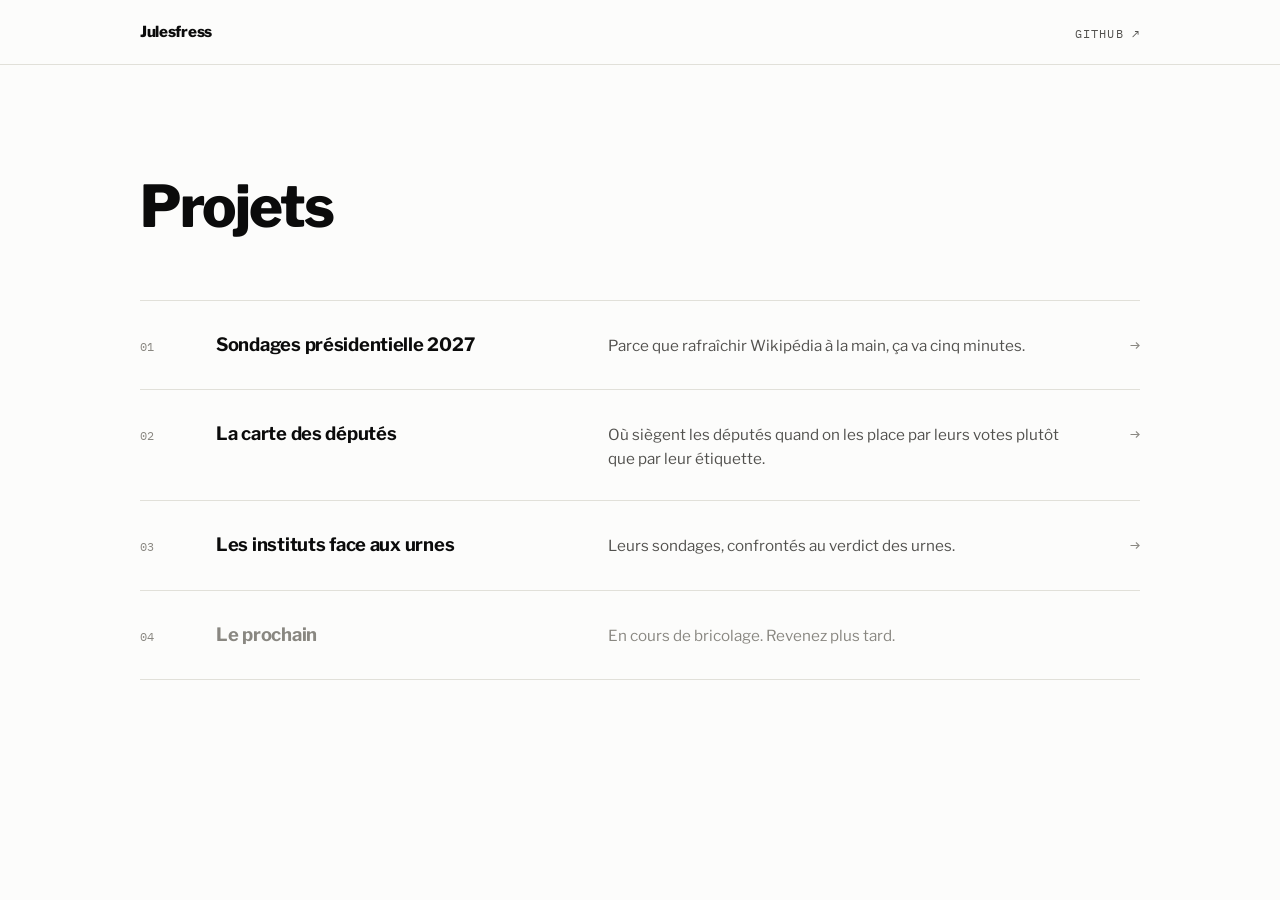
<file: index.html>
<!DOCTYPE html>
<html lang="fr">
<head>
  <meta charset="utf-8">
  <meta name="viewport" content="width=device-width, initial-scale=1">
  <title>Jules</title>
  <link rel="icon" href="data:image/svg+xml,<svg xmlns=%22http://www.w3.org/2000/svg%22 viewBox=%220 0 100 100%22><text y=%22.9em%22 font-size=%2290%22>👋</text></svg>">
  <link rel="preconnect" href="https://fonts.googleapis.com">
  <link rel="preconnect" href="https://fonts.gstatic.com" crossorigin>
  <link href="https://fonts.googleapis.com/css2?family=Libre+Franklin:wght@400;700;800&family=IBM+Plex+Mono:wght@400;500&display=swap" rel="stylesheet">
  <link rel="stylesheet" href="assets/css/style.css">
</head>
<body>
  <header class="bar">
    <div class="shell">
      <a class="mark" href="./">Julesfress</a>
      <nav>
        <a href="https://github.com/Julesfress" target="_blank" rel="noopener">GitHub ↗</a>
      </nav>
    </div>
  </header>

  <main class="shell">
    <div class="head">
      <h1>Projets</h1>
    </div>

    <ol class="list">
      <li class="item">
        <a class="row" href="Sondpres/">
          <span class="n">01</span>
          <span class="t">Sondages présidentielle 2027</span>
          <span class="d">Parce que rafraîchir Wikipédia à la main, ça va cinq minutes.</span>
          <span class="go" aria-hidden="true">→</span>
        </a>
      </li>

      <li class="item">
        <a class="row" href="Hemicycle/">
          <span class="n">02</span>
          <span class="t">La carte des députés</span>
          <span class="d">Où siègent les députés quand on les place par leurs votes plutôt que par leur étiquette.</span>
          <span class="go" aria-hidden="true">→</span>
        </a>
      </li>

      <li class="item">
        <a class="row" href="Instituts/">
          <span class="n">03</span>
          <span class="t">Les instituts face aux urnes</span>
          <span class="d">Leurs sondages, confrontés au verdict des urnes.</span>
          <span class="go" aria-hidden="true">→</span>
        </a>
      </li>

      <li class="item item--off">
        <div class="row">
          <span class="n">04</span>
          <span class="t">Le prochain</span>
          <span class="d">En cours de bricolage. Revenez plus tard.</span>
          <span></span>
        </div>
      </li>
    </ol>
  </main>
</body>
</html>
</file>
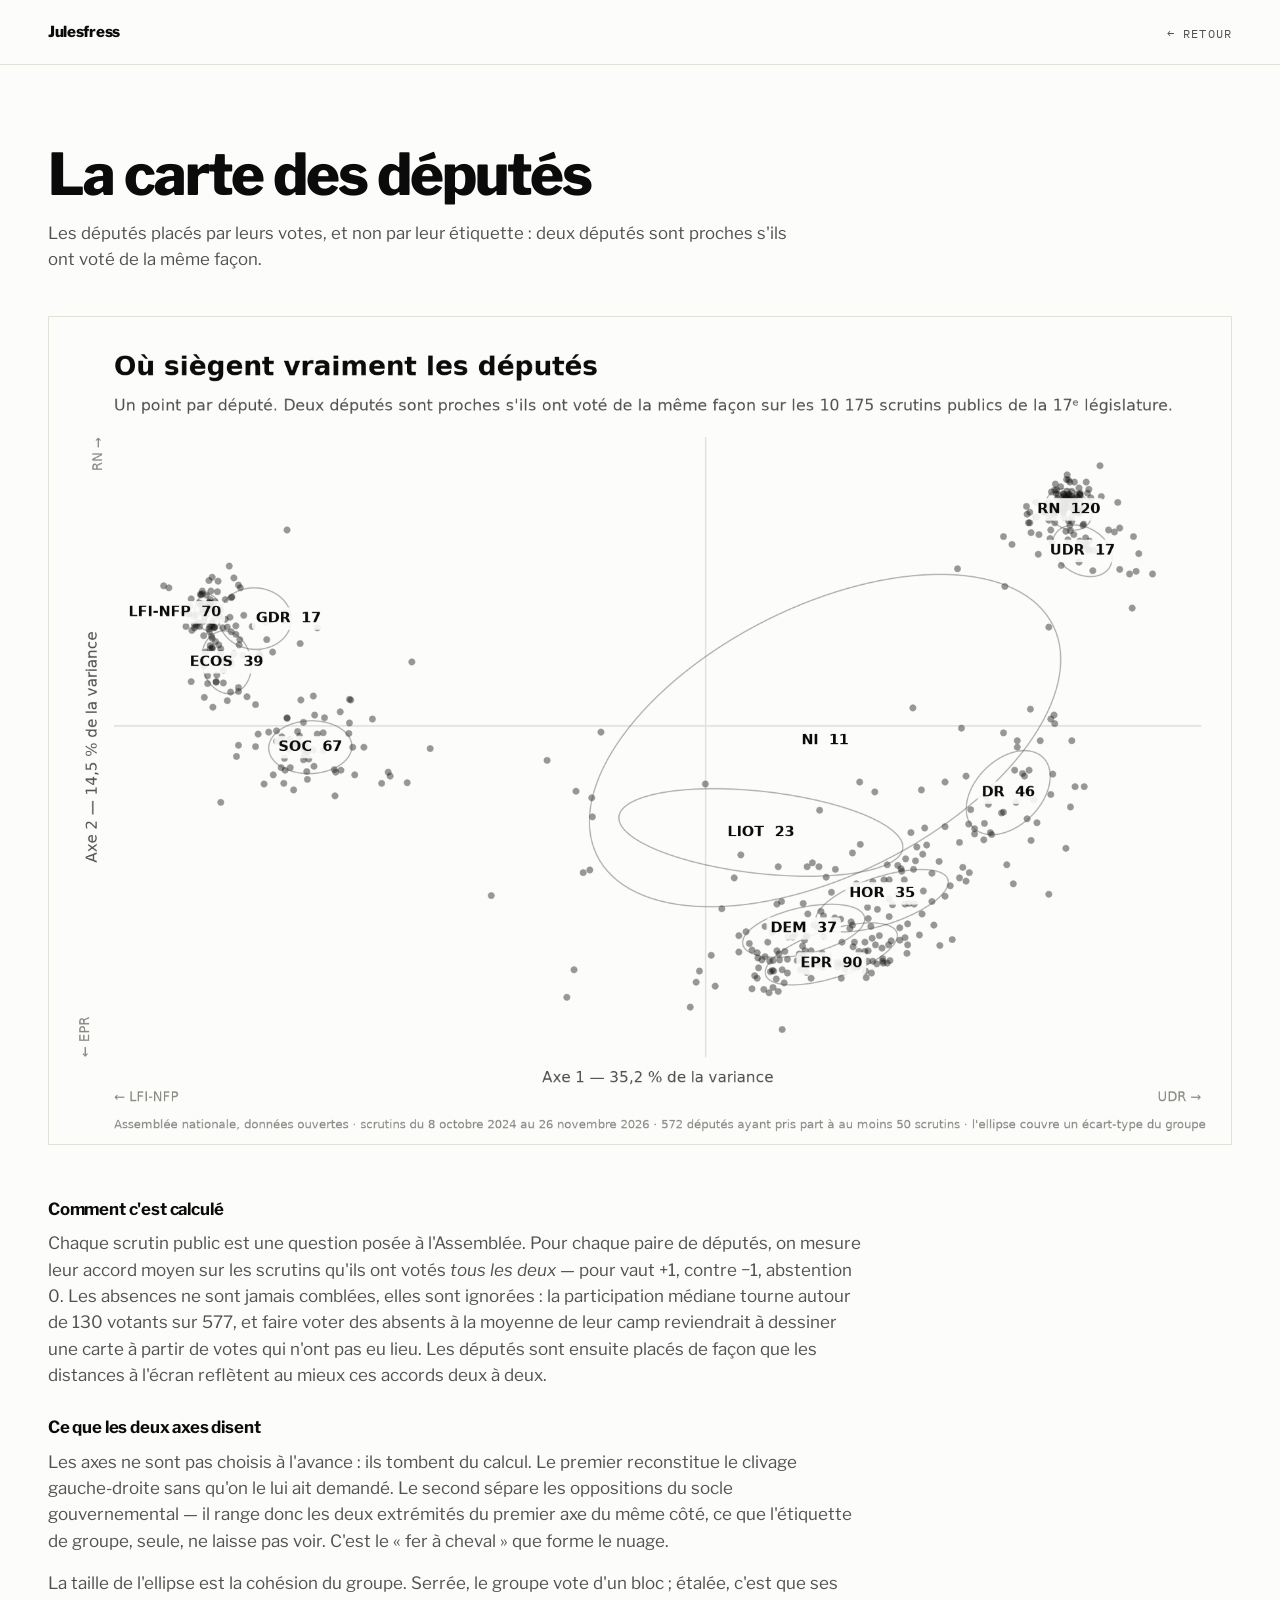
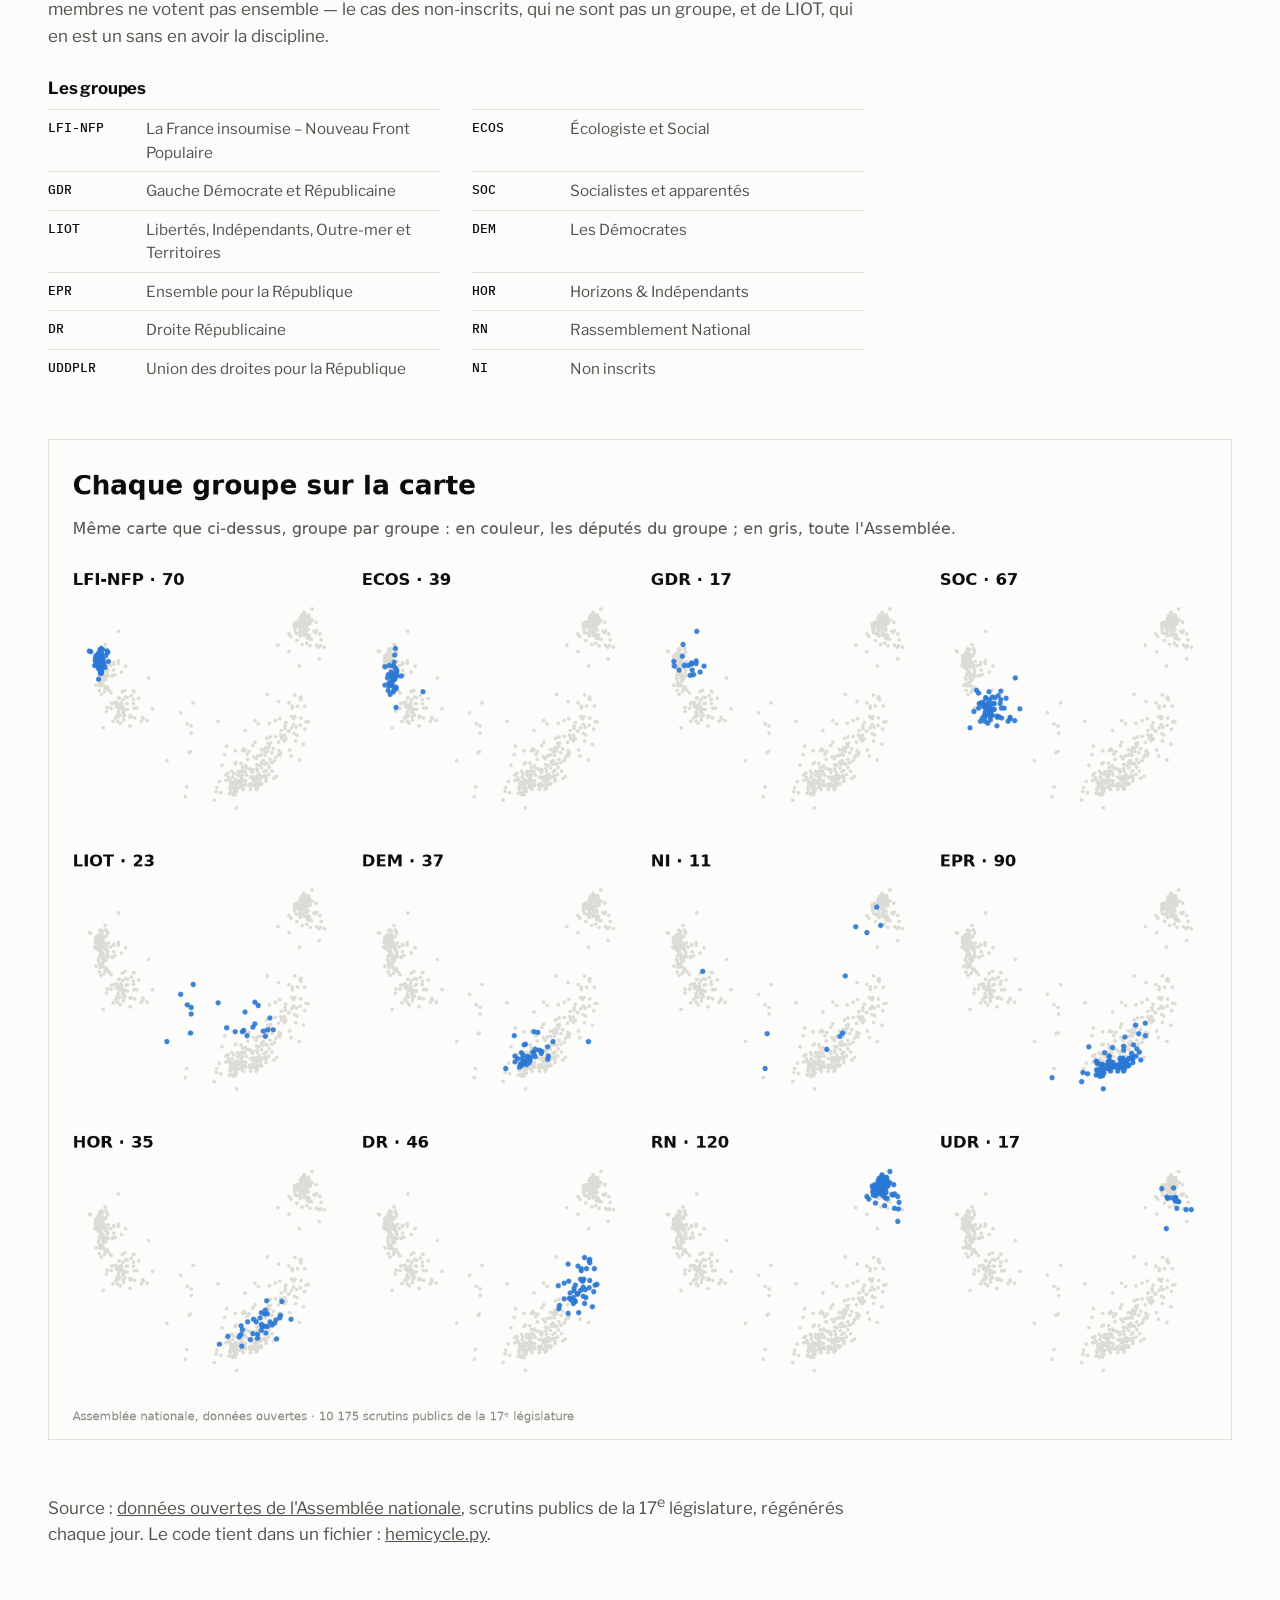
<file: Hemicycle/index.html>
<!DOCTYPE html>
<html lang="fr">
<head>
  <meta charset="utf-8">
  <meta name="viewport" content="width=device-width, initial-scale=1">
  <title>La carte des députés — Jules</title>
  <meta name="description" content="Les députés de l'Assemblée nationale placés par leurs votes réels : deux députés sont proches s'ils ont voté de la même façon.">
  <link rel="icon" href="data:image/svg+xml,<svg xmlns=%22http://www.w3.org/2000/svg%22 viewBox=%220 0 100 100%22><text y=%22.9em%22 font-size=%2290%22>🗳️</text></svg>">
  <link rel="preconnect" href="https://fonts.googleapis.com">
  <link rel="preconnect" href="https://fonts.gstatic.com" crossorigin>
  <link href="https://fonts.googleapis.com/css2?family=Libre+Franklin:wght@400;700;800&family=IBM+Plex+Mono:wght@400;500&display=swap" rel="stylesheet">
  <link rel="stylesheet" href="../assets/css/style.css">
</head>
<body>
  <header class="bar">
    <div class="shell shell--wide">
      <a class="mark" href="../">Julesfress</a>
      <nav>
        <a href="../">← Retour</a>
      </nav>
    </div>
  </header>

  <main class="shell shell--wide">
    <div class="doc-head">
      <h1>La carte des députés</h1>
      <p class="tagline">Les députés placés par leurs votes, et non par leur étiquette : deux députés sont proches s'ils ont voté de la même façon.</p>
    </div>

    <div class="stack">
      <a class="plate" href="hemicycle_carte.png" target="_blank" rel="noopener">
        <img src="hemicycle_carte.png" alt="Carte des députés de l'Assemblée nationale d'après leurs votes : les groupes de gauche à gauche de l'image, le socle gouvernemental en bas, le Rassemblement National en haut à droite.">
      </a>

      <div class="note">
        <h2>Comment c'est calculé</h2>
        <p>Chaque scrutin public est une question posée à l'Assemblée. Pour chaque paire de
        députés, on mesure leur accord moyen sur les scrutins qu'ils ont votés
        <em>tous les deux</em> — pour vaut +1, contre −1, abstention 0. Les absences ne sont
        jamais comblées, elles sont ignorées : la participation médiane tourne autour de
        130 votants sur 577, et faire voter des absents à la moyenne de leur camp reviendrait
        à dessiner une carte à partir de votes qui n'ont pas eu lieu. Les députés sont ensuite
        placés de façon que les distances à l'écran reflètent au mieux ces accords deux à deux.</p>

        <h2>Ce que les deux axes disent</h2>
        <p>Les axes ne sont pas choisis à l'avance : ils tombent du calcul. Le premier
        reconstitue le clivage gauche-droite sans qu'on le lui ait demandé. Le second sépare
        les oppositions du socle gouvernemental — il range donc les deux extrémités du premier
        axe du même côté, ce que l'étiquette de groupe, seule, ne laisse pas voir. C'est le
        « fer à cheval » que forme le nuage.</p>
        <p>La taille de l'ellipse est la cohésion du groupe. Serrée, le groupe vote d'un bloc ;
        étalée, c'est que ses membres ne votent pas ensemble — le cas des non-inscrits, qui ne
        sont pas un groupe, et de LIOT, qui en est un sans en avoir la discipline.</p>

        <h2>Les groupes</h2>
        <dl class="keys">
          <div><dt>LFI-NFP</dt><dd>La France insoumise – Nouveau Front Populaire</dd></div>
          <div><dt>ECOS</dt><dd>Écologiste et Social</dd></div>
          <div><dt>GDR</dt><dd>Gauche Démocrate et Républicaine</dd></div>
          <div><dt>SOC</dt><dd>Socialistes et apparentés</dd></div>
          <div><dt>LIOT</dt><dd>Libertés, Indépendants, Outre-mer et Territoires</dd></div>
          <div><dt>DEM</dt><dd>Les Démocrates</dd></div>
          <div><dt>EPR</dt><dd>Ensemble pour la République</dd></div>
          <div><dt>HOR</dt><dd>Horizons &amp; Indépendants</dd></div>
          <div><dt>DR</dt><dd>Droite Républicaine</dd></div>
          <div><dt>RN</dt><dd>Rassemblement National</dd></div>
          <div><dt>UDDPLR</dt><dd>Union des droites pour la République</dd></div>
          <div><dt>NI</dt><dd>Non inscrits</dd></div>
        </dl>
      </div>

      <a class="plate" href="hemicycle_groupes.png" target="_blank" rel="noopener">
        <img src="hemicycle_groupes.png" alt="La même carte répétée douze fois, une par groupe politique, chaque panneau mettant en couleur les députés du groupe sur le fond gris de toute l'Assemblée." loading="lazy">
      </a>

      <p class="note">Source : <a href="https://data.assemblee-nationale.fr/travaux-parlementaires/votes" target="_blank" rel="noopener">données ouvertes de l'Assemblée nationale</a>,
      scrutins publics de la 17<sup>e</sup> législature, régénérés chaque jour.
      Le code tient dans un fichier : <a href="https://github.com/Julesfress/Julesfress.github.io/blob/main/Hemicycle/hemicycle.py" target="_blank" rel="noopener">hemicycle.py</a>.</p>
    </div>
  </main>
</body>
</html>
</file>
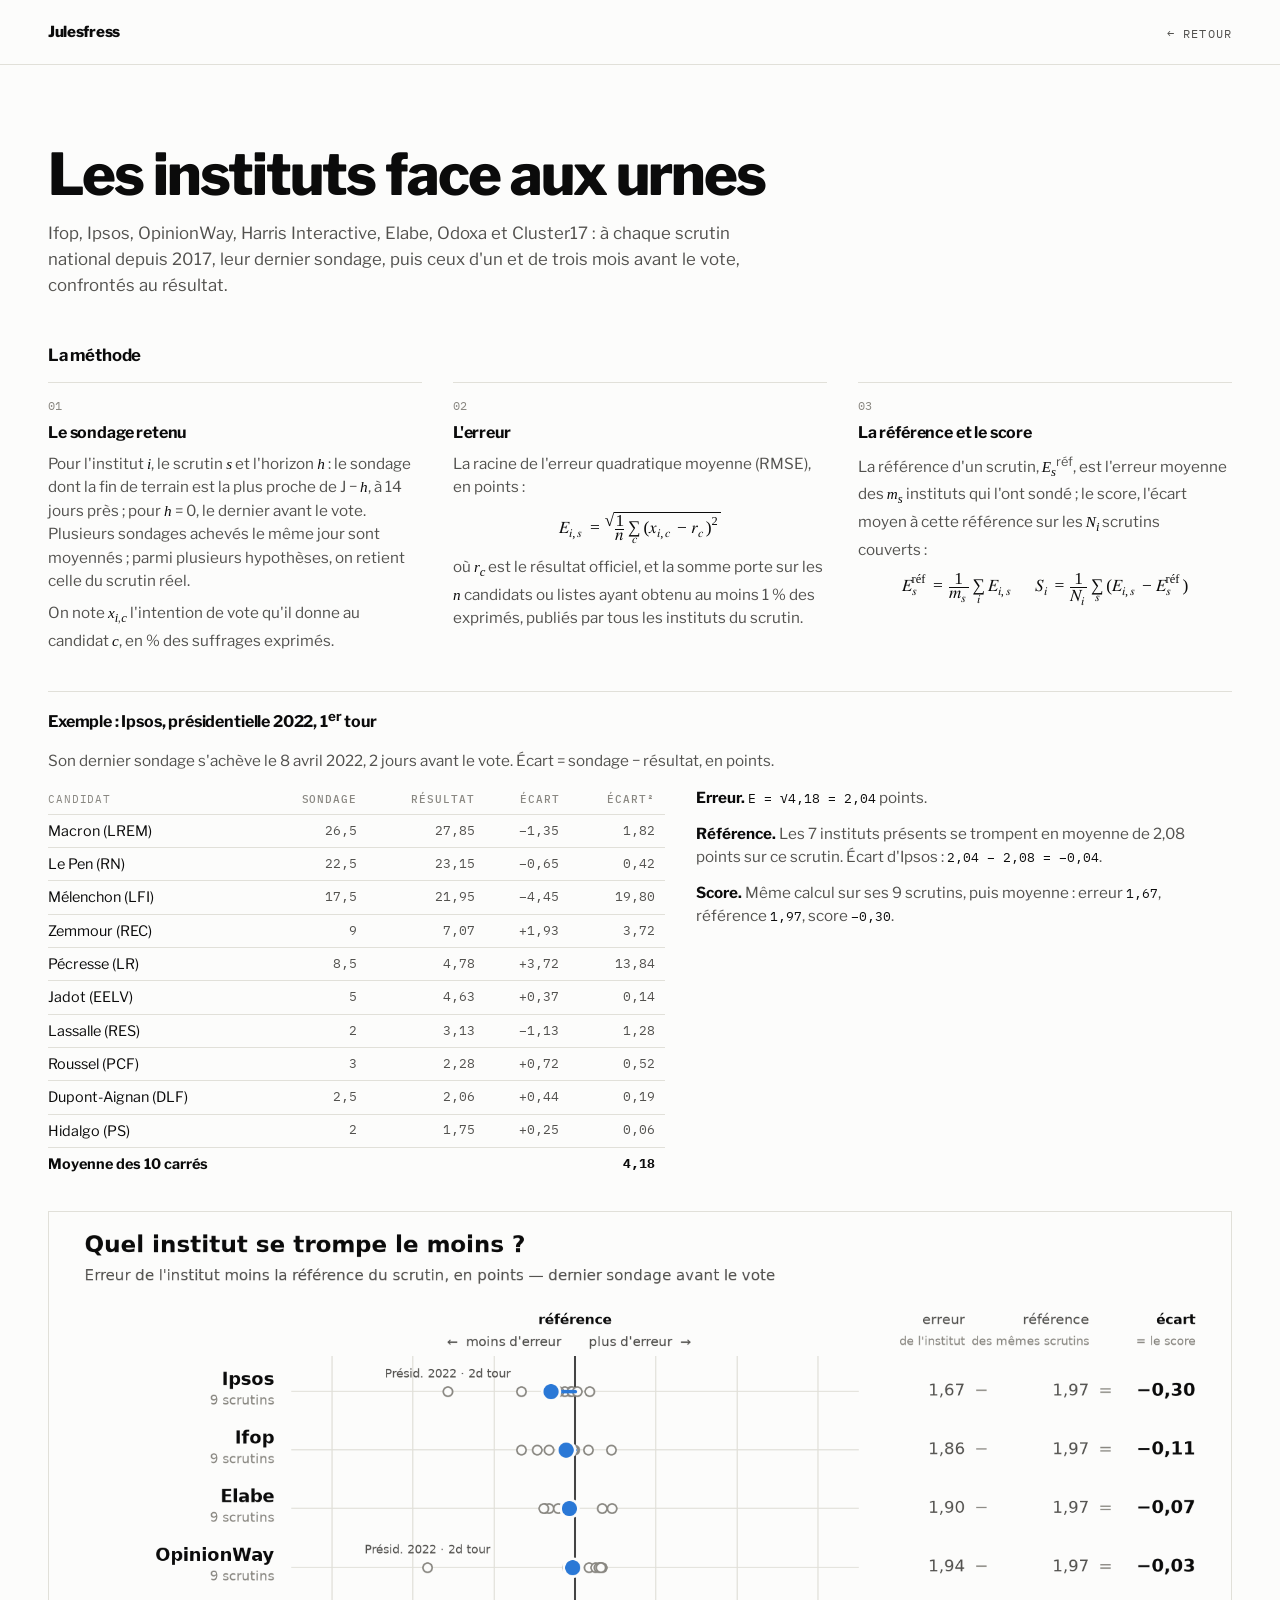
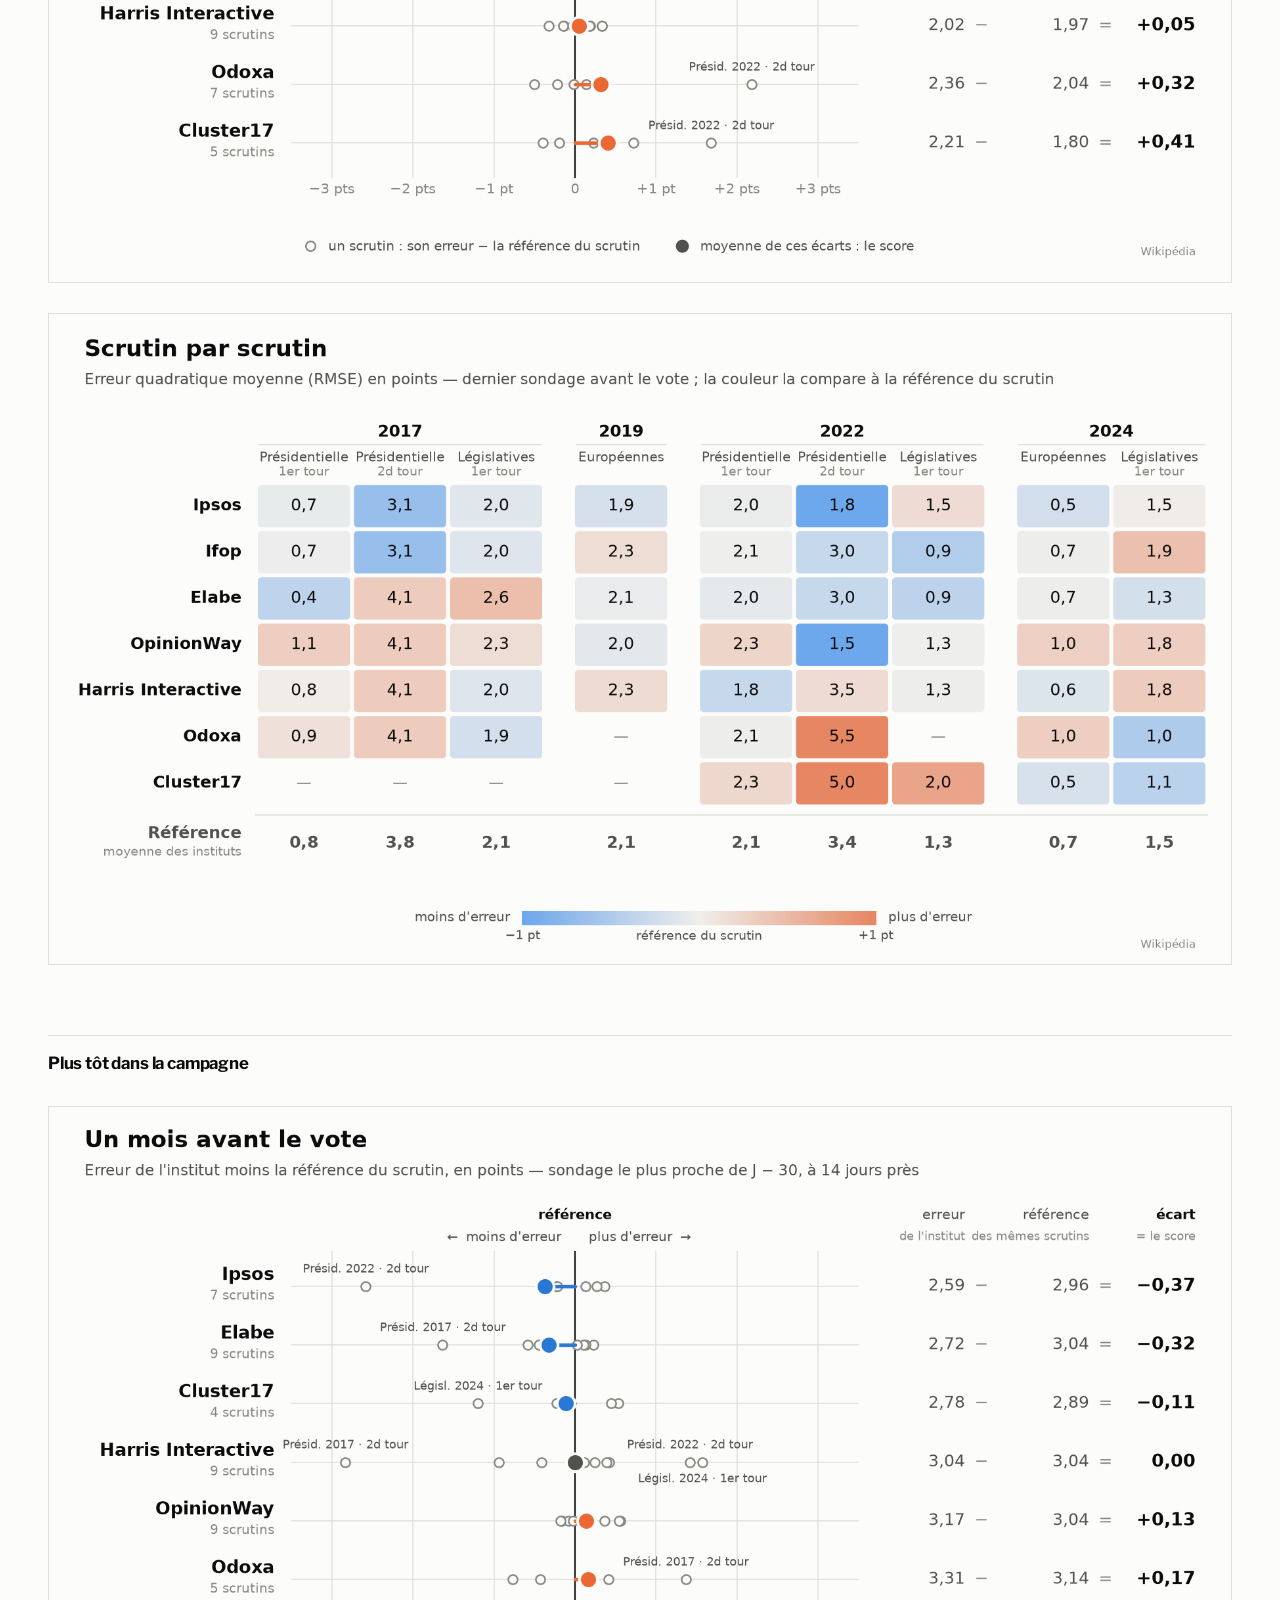
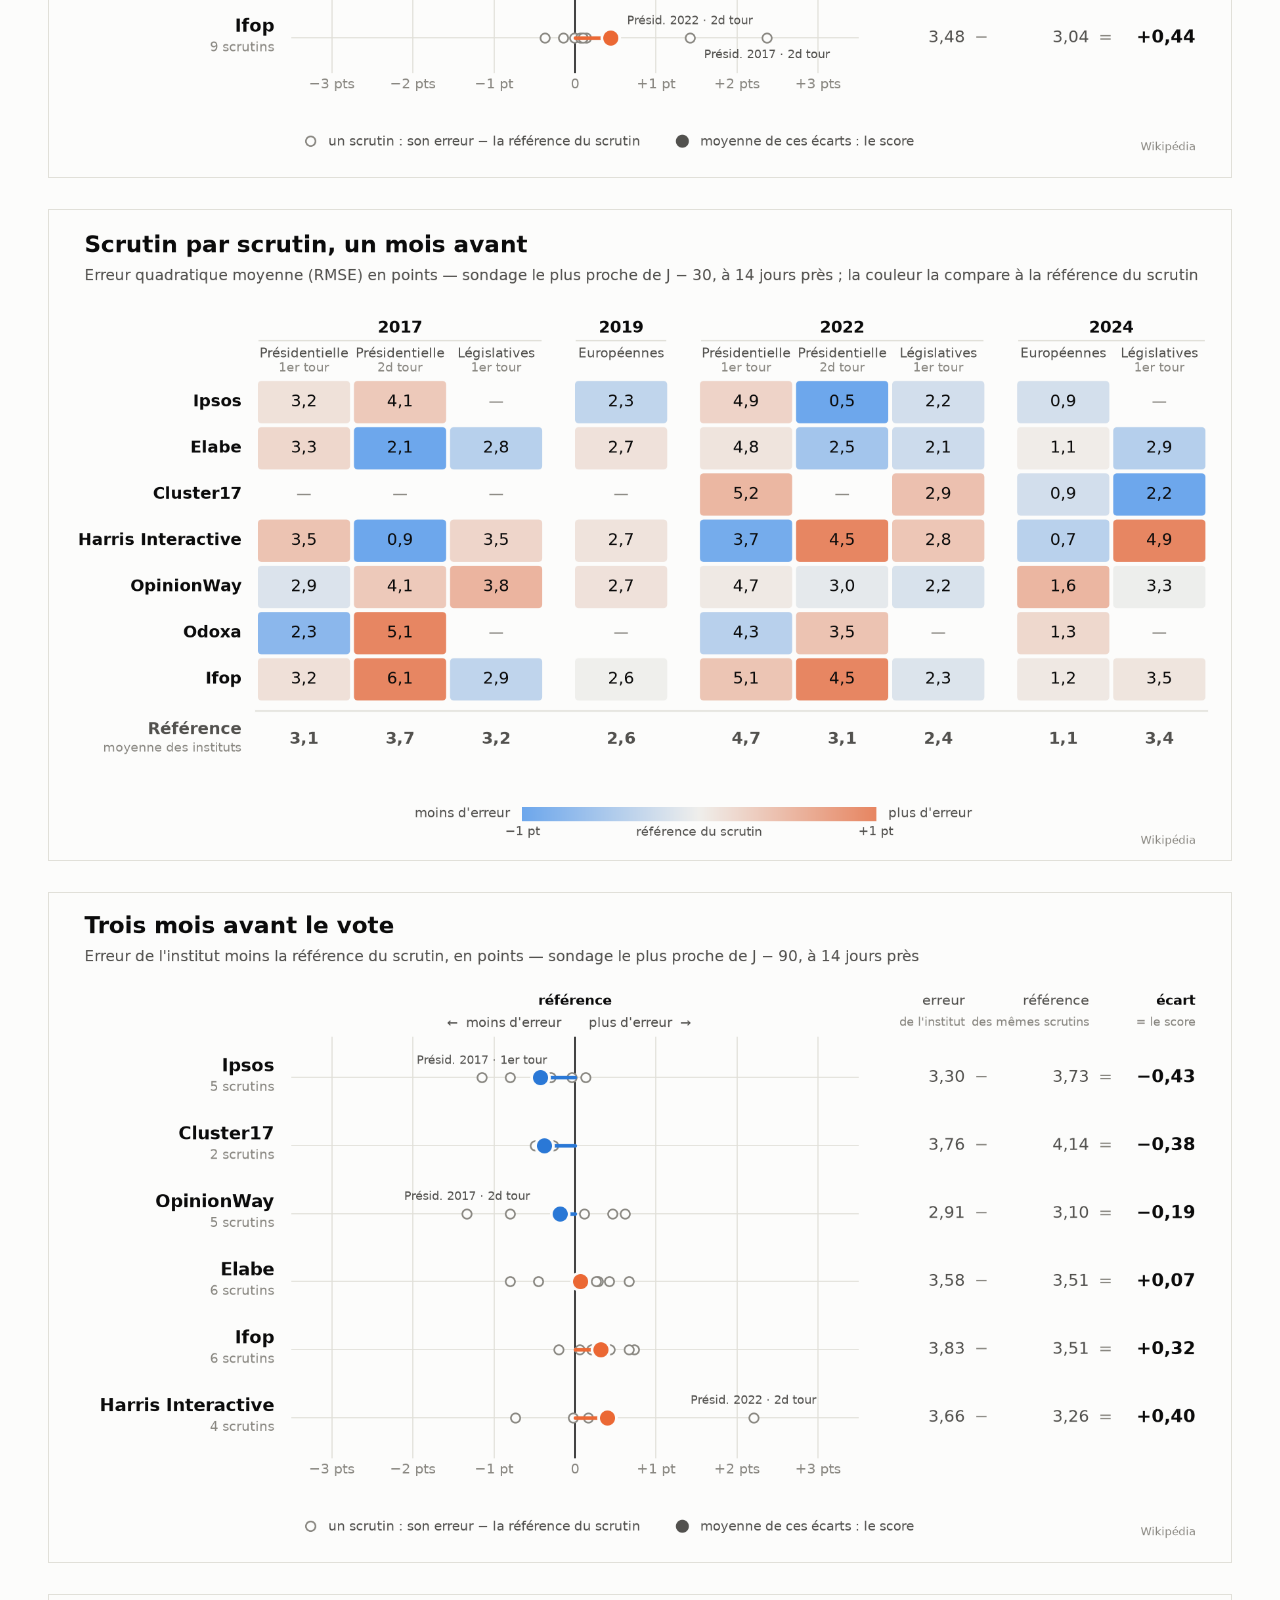
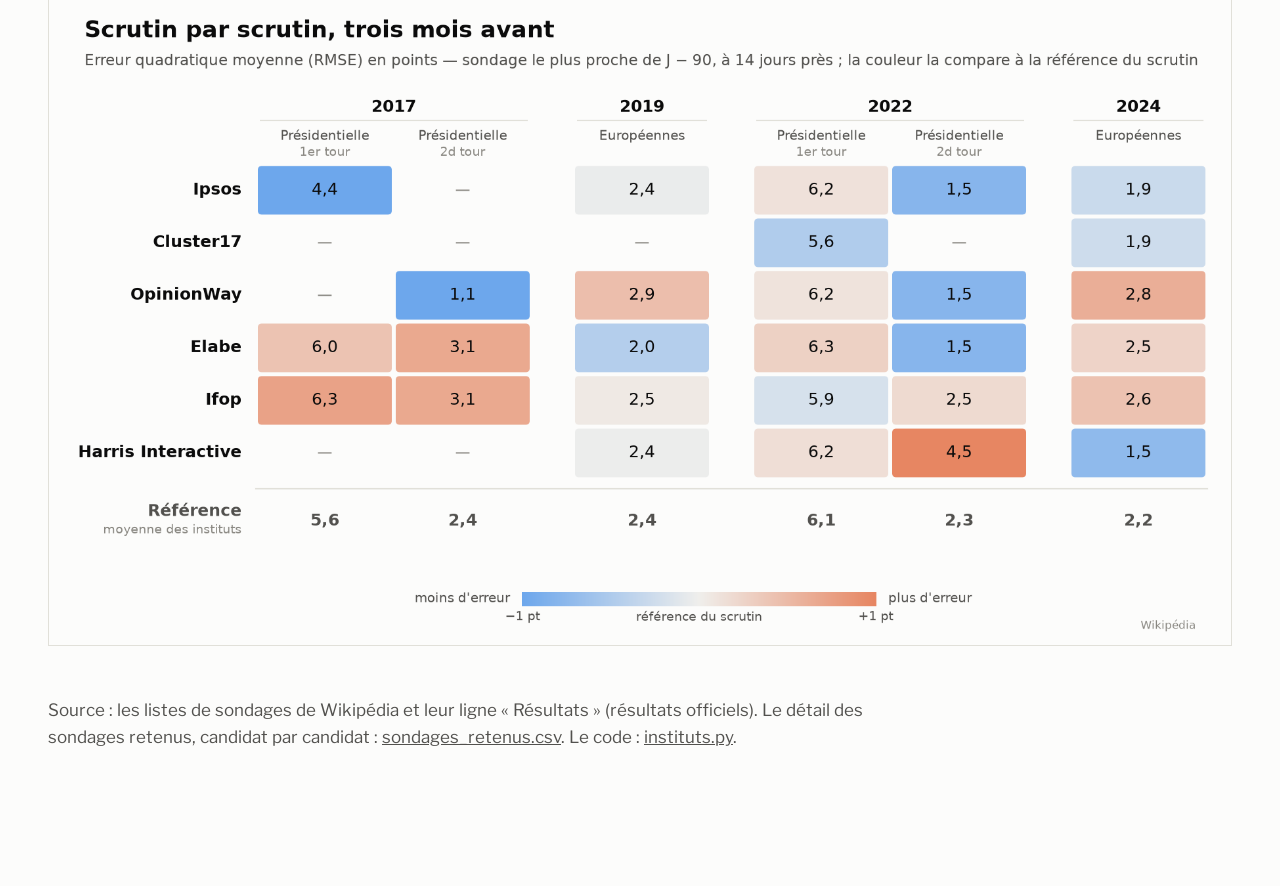
<file: Instituts/index.html>
<!DOCTYPE html>
<html lang="fr">
<head>
  <meta charset="utf-8">
  <meta name="viewport" content="width=device-width, initial-scale=1">
  <title>Les instituts face aux urnes — Jules</title>
  <meta name="description" content="Le dernier sondage de sept instituts confronté au résultat de chaque scrutin national depuis 2017 : qui se trompe le moins ?">
  <link rel="icon" href="data:image/svg+xml,<svg xmlns=%22http://www.w3.org/2000/svg%22 viewBox=%220 0 100 100%22><text y=%22.9em%22 font-size=%2290%22>🎯</text></svg>">
  <link rel="preconnect" href="https://fonts.googleapis.com">
  <link rel="preconnect" href="https://fonts.gstatic.com" crossorigin>
  <link href="https://fonts.googleapis.com/css2?family=Libre+Franklin:wght@400;700;800&family=IBM+Plex+Mono:wght@400;500&display=swap" rel="stylesheet">
  <link rel="stylesheet" href="../assets/css/style.css">
</head>
<body>
  <header class="bar">
    <div class="shell shell--wide">
      <a class="mark" href="../">Julesfress</a>
      <nav>
        <a href="../">← Retour</a>
      </nav>
    </div>
  </header>

  <main class="shell shell--wide">
    <div class="doc-head">
      <h1>Les instituts face aux urnes</h1>
      <p class="tagline">Ifop, Ipsos, OpinionWay, Harris Interactive, Elabe, Odoxa et Cluster17 : à chaque scrutin national depuis 2017, leur dernier sondage, puis ceux d'un et de trois mois avant le vote, confrontés au résultat.</p>
    </div>

    <div class="stack">
      <section class="method">
        <h2>La méthode</h2>
        <ol class="steps">
          <li>
            <h3>Le sondage retenu</h3>
            <p>Pour l'institut <var>i</var>, le scrutin <var>s</var> et l'horizon
            <var>h</var> : le sondage dont la fin de terrain est la plus proche de
            J&nbsp;−&nbsp;<var>h</var>, à 14 jours près ; pour <var>h</var> = 0, le dernier
            avant le vote. Plusieurs sondages achevés le même jour sont moyennés ; parmi
            plusieurs hypothèses, on retient celle du scrutin réel.</p>
            <p>On note <var>x</var><sub><var>i</var>,<var>c</var></sub> l'intention de vote
            qu'il donne au candidat <var>c</var>, en % des suffrages exprimés.</p>
          </li>
          <li>
            <h3>L'erreur</h3>
            <p>La racine de l'erreur quadratique moyenne (RMSE), en points&nbsp;:</p>
            <math display="block">
              <msub><mi>E</mi><mrow><mi>i</mi><mo>,</mo><mi>s</mi></mrow></msub>
              <mo>=</mo>
              <msqrt>
                <mfrac><mn>1</mn><mi>n</mi></mfrac>
                <munder><mo>∑</mo><mi>c</mi></munder>
                <msup>
                  <mrow><mo>(</mo><msub><mi>x</mi><mrow><mi>i</mi><mo>,</mo><mi>c</mi></mrow></msub><mo>−</mo><msub><mi>r</mi><mi>c</mi></msub><mo>)</mo></mrow>
                  <mn>2</mn>
                </msup>
              </msqrt>
            </math>
            <p>où <var>r</var><sub><var>c</var></sub> est le résultat officiel, et la somme
            porte sur les <var>n</var> candidats ou listes ayant obtenu au moins 1 % des
            exprimés, publiés par tous les instituts du scrutin.</p>
          </li>
          <li>
            <h3>La référence et le score</h3>
            <p>La référence d'un scrutin,
            <var>E</var><sub><var>s</var></sub><sup>réf</sup>, est l'erreur moyenne des
            <var>m</var><sub><var>s</var></sub> instituts qui l'ont sondé ; le score, l'écart
            moyen à cette référence sur les <var>N</var><sub><var>i</var></sub> scrutins
            couverts&nbsp;:</p>
            <math display="block">
              <msubsup><mi>E</mi><mi>s</mi><mtext>réf</mtext></msubsup>
              <mo>=</mo>
              <mfrac><mn>1</mn><msub><mi>m</mi><mi>s</mi></msub></mfrac>
              <munder><mo>∑</mo><mi>i</mi></munder>
              <msub><mi>E</mi><mrow><mi>i</mi><mo>,</mo><mi>s</mi></mrow></msub>
              <mspace width="1.2em"></mspace>
              <msub><mi>S</mi><mi>i</mi></msub>
              <mo>=</mo>
              <mfrac><mn>1</mn><msub><mi>N</mi><mi>i</mi></msub></mfrac>
              <munder><mo>∑</mo><mi>s</mi></munder>
              <mrow><mo>(</mo><msub><mi>E</mi><mrow><mi>i</mi><mo>,</mo><mi>s</mi></mrow></msub><mo>−</mo><msubsup><mi>E</mi><mi>s</mi><mtext>réf</mtext></msubsup><mo>)</mo></mrow>
            </math>
          </li>
        </ol>

        <!-- exemple : écrit par instituts.py, ne pas modifier à la main -->
        <div class="calc">
          <h3>Exemple&nbsp;: Ipsos, présidentielle 2022, 1<sup>er</sup> tour</h3>
          <p class="calc-lead">Son dernier sondage s'achève le 8 avril 2022, 2 jours avant le vote. Écart = sondage − résultat, en points.</p>
          <div class="calc-table">
            <table>
              <thead><tr><th scope="col">Candidat</th><th scope="col">Sondage</th><th scope="col">Résultat</th><th scope="col">Écart</th><th scope="col">Écart²</th></tr></thead>
              <tbody>
                <tr><th scope="row">Macron (LREM)</th><td>26,5</td><td>27,85</td><td>−1,35</td><td>1,82</td></tr>
                <tr><th scope="row">Le Pen (RN)</th><td>22,5</td><td>23,15</td><td>−0,65</td><td>0,42</td></tr>
                <tr><th scope="row">Mélenchon (LFI)</th><td>17,5</td><td>21,95</td><td>−4,45</td><td>19,80</td></tr>
                <tr><th scope="row">Zemmour (REC)</th><td>9</td><td>7,07</td><td>+1,93</td><td>3,72</td></tr>
                <tr><th scope="row">Pécresse (LR)</th><td>8,5</td><td>4,78</td><td>+3,72</td><td>13,84</td></tr>
                <tr><th scope="row">Jadot (EELV)</th><td>5</td><td>4,63</td><td>+0,37</td><td>0,14</td></tr>
                <tr><th scope="row">Lassalle (RES)</th><td>2</td><td>3,13</td><td>−1,13</td><td>1,28</td></tr>
                <tr><th scope="row">Roussel (PCF)</th><td>3</td><td>2,28</td><td>+0,72</td><td>0,52</td></tr>
                <tr><th scope="row">Dupont-Aignan (DLF)</th><td>2,5</td><td>2,06</td><td>+0,44</td><td>0,19</td></tr>
                <tr><th scope="row">Hidalgo (PS)</th><td>2</td><td>1,75</td><td>+0,25</td><td>0,06</td></tr>
              </tbody>
              <tfoot><tr><th scope="row" colspan="4">Moyenne des 10 carrés</th><td>4,18</td></tr></tfoot>
            </table>
          </div>
          <ol class="calc-steps">
            <li><strong>Erreur.</strong> <span class="eq">E = √4,18 = 2,04</span> points.</li>
            <li><strong>Référence.</strong> Les 7 instituts présents se trompent en moyenne de 2,08 points sur ce scrutin. Écart d'Ipsos&nbsp;: <span class="eq">2,04 − 2,08 = −0,04</span>.</li>
            <li><strong>Score.</strong> Même calcul sur ses 9 scrutins, puis moyenne&nbsp;: erreur <span class="eq">1,67</span>, référence <span class="eq">1,97</span>, score <span class="eq">−0,30</span>.</li>
          </ol>
        </div>
        <!-- /exemple -->
      </section>

      <a class="plate" href="instituts_classement.png" target="_blank" rel="noopener">
        <img src="instituts_classement.png" alt="Classement des instituts selon leur score, d'après leur dernier sondage : pour chacun, un petit cercle par scrutin donne l'écart entre son erreur et la référence du scrutin, un gros point leur moyenne, et à droite la soustraction erreur moins référence qui donne le score.">
      </a>

      <a class="plate" href="instituts_scrutins.png" target="_blank" rel="noopener">
        <img src="instituts_scrutins.png" alt="Tableau de l'erreur, en points, du dernier sondage de chaque institut à chaque scrutin national, en bleu quand elle est inférieure à la référence du scrutin et en orange quand elle est supérieure ; la dernière ligne donne la référence." loading="lazy">
      </a>

      <h2 class="part">Plus tôt dans la campagne</h2>

      <a class="plate" href="instituts_classement_1mois.png" target="_blank" rel="noopener">
        <img src="instituts_classement_1mois.png" alt="Le même classement avec le sondage le plus proche d'un mois avant le vote." loading="lazy">
      </a>

      <a class="plate" href="instituts_scrutins_1mois.png" target="_blank" rel="noopener">
        <img src="instituts_scrutins_1mois.png" alt="Le même tableau, scrutin par scrutin, un mois avant le vote." loading="lazy">
      </a>

      <a class="plate" href="instituts_classement_3mois.png" target="_blank" rel="noopener">
        <img src="instituts_classement_3mois.png" alt="Le même classement avec le sondage le plus proche de trois mois avant le vote." loading="lazy">
      </a>

      <a class="plate" href="instituts_scrutins_3mois.png" target="_blank" rel="noopener">
        <img src="instituts_scrutins_3mois.png" alt="Le même tableau, scrutin par scrutin, trois mois avant le vote." loading="lazy">
      </a>

      <p class="note">Source : les listes de sondages de Wikipédia et leur ligne « Résultats »
      (résultats officiels). Le détail des sondages retenus, candidat par candidat :
      <a href="https://github.com/Julesfress/Julesfress.github.io/blob/main/Instituts/sondages_retenus.csv" target="_blank" rel="noopener">sondages_retenus.csv</a>.
      Le code : <a href="https://github.com/Julesfress/Julesfress.github.io/blob/main/Instituts/instituts.py" target="_blank" rel="noopener">instituts.py</a>.</p>
    </div>
  </main>
</body>
</html>
</file>
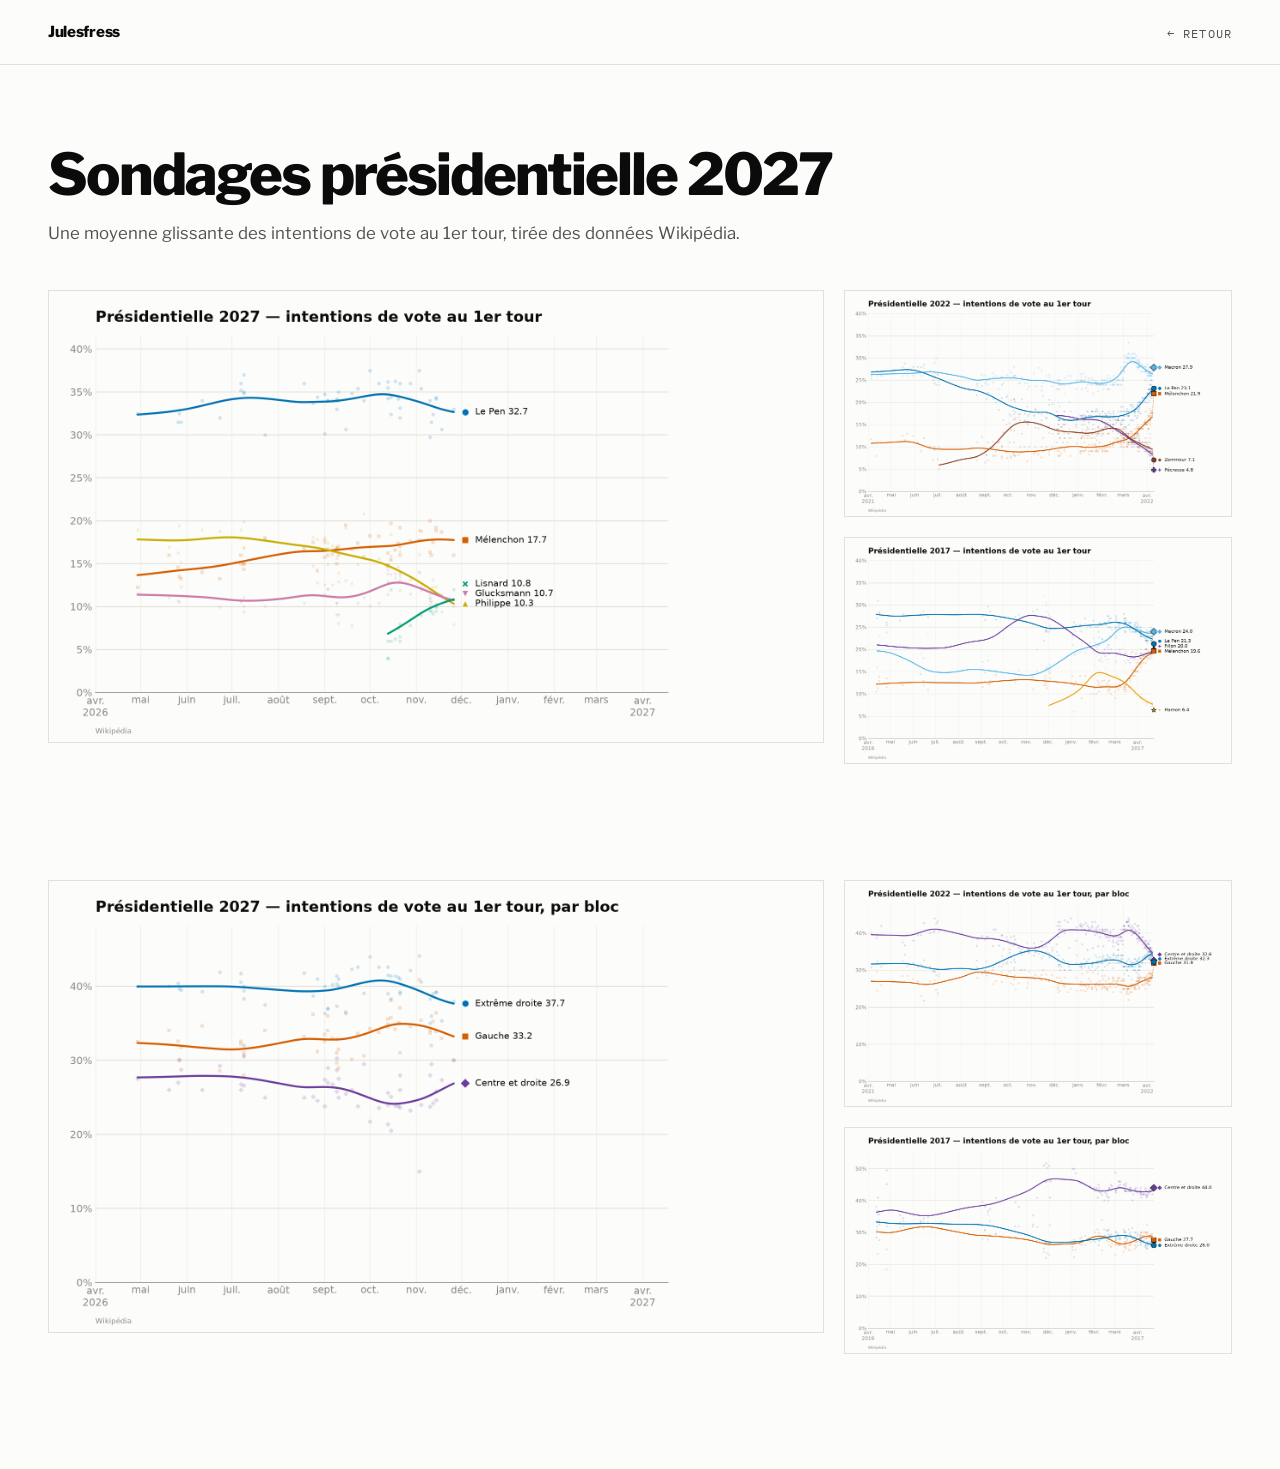
<file: Sondpres/index.html>
<!DOCTYPE html>
<html lang="fr">
<head>
  <meta charset="utf-8">
  <meta name="viewport" content="width=device-width, initial-scale=1">
  <title>Sondages présidentielle 2027 — Jules</title>
  <meta name="description" content="Moyenne glissante des sondages de la présidentielle 2027, lue en direct sur Wikipédia.">
  <link rel="icon" href="data:image/svg+xml,<svg xmlns=%22http://www.w3.org/2000/svg%22 viewBox=%220 0 100 100%22><text y=%22.9em%22 font-size=%2290%22>📊</text></svg>">
  <link rel="preconnect" href="https://fonts.googleapis.com">
  <link rel="preconnect" href="https://fonts.gstatic.com" crossorigin>
  <link href="https://fonts.googleapis.com/css2?family=Libre+Franklin:wght@400;700;800&family=IBM+Plex+Mono:wght@400;500&display=swap" rel="stylesheet">
  <link rel="stylesheet" href="../assets/css/style.css">
</head>
<body>
  <header class="bar">
    <div class="shell shell--wide">
      <a class="mark" href="../">Julesfress</a>
      <nav>
        <a href="../">← Retour</a>
      </nav>
    </div>
  </header>

  <main class="shell shell--wide">
    <div class="doc-head">
      <h1>Sondages présidentielle 2027</h1>
      <p class="tagline">Une moyenne glissante des intentions de vote au 1er tour, tirée des données Wikipédia.</p>
    </div>

    <div class="polls-grid">
      <a class="plate" href="sondages_2027.png" target="_blank" rel="noopener">
        <img src="sondages_2027.png" alt="Sondages présidentielle 2027">
      </a>
      <div class="polls-side">
        <a class="plate" href="sondages_2022.png" target="_blank" rel="noopener">
          <img src="sondages_2022.png" alt="Sondages présidentielle 2022" loading="lazy">
        </a>
        <a class="plate" href="sondages_2017.png" target="_blank" rel="noopener">
          <img src="sondages_2017.png" alt="Sondages présidentielle 2017" loading="lazy">
        </a>
      </div>
    </div>

    <div class="polls-grid">
      <a class="plate" href="sondages_2027_blocs.png" target="_blank" rel="noopener">
        <img src="sondages_2027_blocs.png" alt="Sondages présidentielle 2027 par bloc : gauche, centre et droite, extrême droite" loading="lazy">
      </a>
      <div class="polls-side">
        <a class="plate" href="sondages_2022_blocs.png" target="_blank" rel="noopener">
          <img src="sondages_2022_blocs.png" alt="Sondages présidentielle 2022 par bloc : gauche, centre et droite, extrême droite" loading="lazy">
        </a>
        <a class="plate" href="sondages_2017_blocs.png" target="_blank" rel="noopener">
          <img src="sondages_2017_blocs.png" alt="Sondages présidentielle 2017 par bloc : gauche, centre et droite, extrême droite" loading="lazy">
        </a>
      </div>
    </div>
  </main>
</body>
</html>
</file>
<file: assets/css/style.css>
/* ===========================================================================
   Julesfress — feuille de style unique.

   Les cinq couleurs ci-dessous sont exactement celles des graphiques
   matplotlib (constantes INK / INK_SECOND / MUTED / GRID / SURFACE dans
   Sondpres/sondages_2027.py). Le fond de page EST le fond des PNG : les
   graphiques n'ont pas de bord visible, ils font partie de la page.
   Conséquence : la seule couleur du site est celle des courbes.
   =========================================================================== */

:root {
  color-scheme: light;

  --paper: #fcfcfb;   /* SURFACE */
  --ink:   #0b0b0b;   /* INK */
  --ink-2: #52514e;   /* INK_SECOND */
  --muted: #898781;   /* MUTED */
  --rule:  #e1e0d9;   /* GRID */
  --hover: #f4f3ec;

  --sans: "Libre Franklin", -apple-system, BlinkMacSystemFont, "Segoe UI", sans-serif;
  --mono: "IBM Plex Mono", ui-monospace, SFMono-Regular, Menlo, monospace;

  --gutter: clamp(20px, 4vw, 48px);
  --shell: 1000px;
  --shell-wide: 1800px;
}

* {
  box-sizing: border-box;
}

html {
  background: var(--paper);
  -webkit-text-size-adjust: 100%;
}

body {
  margin: 0;
  min-height: 100vh;
  background: var(--paper);
  color: var(--ink);
  font-family: var(--sans);
  font-size: 17px;
  line-height: 1.55;
  -webkit-font-smoothing: antialiased;
}

h1 {
  margin: 0;
  font-size: clamp(2.3rem, 6vw, 3.6rem);
  font-weight: 800;
  line-height: 1.02;
  letter-spacing: -0.035em;
}

a {
  color: inherit;
}

:focus-visible {
  outline: 2px solid var(--ink);
  outline-offset: 2px;
}

.shell {
  width: min(100% - var(--gutter) * 2, var(--shell));
  margin-inline: auto;
}

.shell--wide {
  --shell: var(--shell-wide);
}

/* --- Bandeau ------------------------------------------------------------ */

.bar {
  border-bottom: 1px solid var(--rule);
}

.bar .shell {
  display: flex;
  align-items: center;
  justify-content: space-between;
  gap: 20px;
  min-height: 64px;
}

.mark {
  font-weight: 800;
  font-size: 0.95rem;
  letter-spacing: -0.02em;
  text-decoration: none;
}

.bar nav a {
  font-family: var(--mono);
  font-size: 0.72rem;
  letter-spacing: 0.1em;
  text-transform: uppercase;
  color: var(--ink-2);
  text-decoration: none;
  padding-bottom: 2px;
  border-bottom: 1px solid transparent;
  transition: color 0.15s, border-color 0.15s;
}

.bar nav a:hover {
  color: var(--ink);
  border-bottom-color: var(--ink);
}

/* --- Accueil ------------------------------------------------------------ */

.head {
  padding-block: clamp(56px, 10vw, 112px) clamp(36px, 6vw, 64px);
}

.list {
  list-style: none;
  margin: 0 0 clamp(64px, 12vw, 140px);
  padding: 0;
  border-bottom: 1px solid var(--rule);
}

.item {
  border-top: 1px solid var(--rule);
}

.row {
  display: grid;
  grid-template-columns: 2.75rem minmax(0, 30ch) minmax(0, 1fr) 1.25rem;
  gap: clamp(14px, 3vw, 32px);
  align-items: baseline;
  padding: clamp(22px, 3vw, 30px) 12px;
  margin-inline: -12px;
  text-decoration: none;
  color: inherit;
  transition: background-color 0.15s;
}

a.row:hover {
  background: var(--hover);
}

.n {
  font-family: var(--mono);
  font-size: 0.72rem;
  font-feature-settings: "tnum" 1;
  color: var(--muted);
  transition: color 0.15s;
}

.t {
  font-weight: 700;
  font-size: 1.15rem;
  letter-spacing: -0.015em;
}

.d {
  color: var(--ink-2);
  font-size: 0.95rem;
}

.go {
  justify-self: end;
  font-family: var(--mono);
  color: var(--muted);
  transition: transform 0.15s, color 0.15s;
}

a.row:hover .n,
a.row:hover .go {
  color: var(--ink);
}

a.row:hover .go {
  transform: translateX(4px);
}

.item--off .t,
.item--off .d {
  color: var(--muted);
}

/* --- Page projet -------------------------------------------------------- */

.doc-head {
  padding-block: clamp(44px, 7vw, 80px) clamp(28px, 4vw, 44px);
}

.tagline {
  max-width: 62ch;
  margin: 16px 0 0;
  color: var(--ink-2);
  font-size: 1.05rem;
}

/* Grille des sondages : le graphique suivi à gauche, les deux élections
   passées empilées à droite — les trois se comparent d'un seul coup d'œil. */
.polls-grid {
  display: grid;
  grid-template-columns: 2fr 1fr;
  gap: clamp(16px, 1.6vw, 26px);
  align-items: start;
  padding-bottom: clamp(56px, 9vw, 120px);
}

.polls-side {
  display: grid;
  gap: clamp(16px, 1.6vw, 26px);
}

.plate {
  display: block;
  border: 1px solid var(--rule);
  transition: border-color 0.15s;
}

.plate:hover {
  border-color: var(--muted);
}

.plate img {
  display: block;
  width: 100%;
  height: auto;
}

/* Page projet à plusieurs graphiques : les planches s'empilent et le texte
   d'explication s'intercale entre elles. */
.stack {
  display: grid;
  gap: clamp(20px, 2.4vw, 34px);
  padding-bottom: clamp(56px, 9vw, 120px);
}

.note {
  max-width: 68ch;
  margin: clamp(10px, 1.6vw, 22px) 0;
  color: var(--ink-2);
}

.note h2 {
  margin: 0 0 8px;
  color: var(--ink);
  font-size: 1.05rem;
  font-weight: 700;
  letter-spacing: -0.01em;
}

.note h2:not(:first-child) {
  margin-top: 26px;
}

.note p {
  margin: 0 0 16px;
}

.note p:last-child {
  margin-bottom: 0;
}

/* Légende des sigles : les graphiques n'affichent que l'abréviation du
   groupe, faute de place — les intitulés complets vivent donc ici. */
.keys {
  margin: 0;
  display: grid;
  grid-template-columns: repeat(auto-fill, minmax(300px, 1fr));
  gap: 0 32px;
  font-size: 0.95rem;
}

.keys > div {
  display: flex;
  gap: 12px;
  border-top: 1px solid var(--rule);
  padding: 7px 0;
}

.keys dt {
  min-width: 5.4rem;
  color: var(--ink);
  font-family: var(--mono);
  font-size: 0.82rem;
  font-weight: 500;
  line-height: 1.6;
}

.keys dd {
  margin: 0;
}

/* Intertitre entre deux séries de planches (Instituts/) */
.part {
  margin: clamp(18px, 3vw, 40px) 0 0;
  padding-top: 14px;
  border-top: 1px solid var(--rule);
  font-size: 1.05rem;
  font-weight: 700;
  letter-spacing: -0.01em;
}

/* Méthode en quelques étapes numérotées, côte à côte sur grand écran
   (Instituts/) : les numéros reprennent ceux de la liste d'accueil. */
.method h2 {
  margin: 0 0 14px;
  font-size: 1.05rem;
  font-weight: 700;
  letter-spacing: -0.01em;
}

.steps {
  list-style: none;
  margin: 0 0 clamp(10px, 1.6vw, 22px);
  padding: 0;
  display: grid;
  grid-template-columns: repeat(3, minmax(0, 1fr));
  gap: clamp(16px, 2.4vw, 40px);
  counter-reset: step;
}

.steps li {
  counter-increment: step;
  border-top: 1px solid var(--rule);
  padding-top: 14px;
  color: var(--ink-2);
  font-size: 0.95rem;
}

.steps li::before {
  content: counter(step, decimal-leading-zero);
  display: block;
  margin-bottom: 6px;
  font-family: var(--mono);
  font-size: 0.72rem;
  font-feature-settings: "tnum" 1;
  color: var(--muted);
}

.steps h3 {
  margin: 0 0 6px;
  color: var(--ink);
  font-size: 1rem;
  font-weight: 700;
  letter-spacing: -0.01em;
}

.steps p {
  max-width: 56ch;
  margin: 0;
}

.steps p + p {
  margin-top: 8px;
}

/* Formules (MathML, rendu natif) et variables du texte, en italique de
   maths comme dans les formules qu'elles désignent. */
.method math[display="block"] {
  margin: 12px 0;
  color: var(--ink);
  font-size: 1.15em;
}

.method var,
.note var {
  font-family: "STIX Two Math", "Cambria Math", "Latin Modern Math", serif;
  font-style: italic;
  color: var(--ink);
}

/* Exemple de calcul (écrit par Instituts/instituts.py) : le tableau à
   gauche, les trois étapes à droite. */
.calc {
  display: grid;
  grid-template-columns: minmax(0, 1.15fr) minmax(0, 1fr);
  gap: 14px clamp(16px, 2.4vw, 40px);
  align-items: start;
  margin-top: clamp(22px, 3vw, 40px);
  padding-top: 14px;
  border-top: 1px solid var(--rule);
}

.calc h3 {
  grid-column: 1 / -1;
  margin: 0;
  font-size: 1rem;
  font-weight: 700;
  letter-spacing: -0.01em;
}

.calc-lead {
  grid-column: 1 / -1;
  max-width: 90ch;
  margin: 0;
  color: var(--ink-2);
  font-size: 0.95rem;
}

.calc-table {
  overflow-x: auto;
}

.calc table {
  width: 100%;
  border-collapse: collapse;
  font-size: 0.9rem;
}

.calc th,
.calc td {
  padding: 5px 10px;
  border-bottom: 1px solid var(--rule);
  text-align: right;
  white-space: nowrap;
}

.calc thead th {
  font-family: var(--mono);
  font-size: 0.7rem;
  font-weight: 500;
  letter-spacing: 0.08em;
  text-transform: uppercase;
  color: var(--muted);
}

.calc thead th:first-child,
.calc tbody th {
  padding-left: 0;
  text-align: left;
  font-weight: 400;
}

.calc td {
  font-family: var(--mono);
  font-size: 0.82rem;
  font-feature-settings: "tnum" 1;
  color: var(--ink-2);
}

.calc tfoot th,
.calc tfoot td {
  border-bottom: 0;
  color: var(--ink);
  font-weight: 700;
}

.calc tfoot th {
  padding-left: 0;
  text-align: left;
}

.calc-steps {
  display: grid;
  gap: 12px;
  margin: 0;
  padding: 0;
  list-style: none;
  color: var(--ink-2);
  font-size: 0.95rem;
}

.calc-steps strong {
  color: var(--ink);
}

.eq {
  font-family: var(--mono);
  font-size: 0.88em;
  color: var(--ink);
  white-space: nowrap;
}

/* --- Écrans étroits ----------------------------------------------------- */

@media (max-width: 820px) {
  .polls-grid,
  .steps,
  .calc {
    grid-template-columns: 1fr;
  }
}

@media (max-width: 760px) {
  .calc th,
  .calc td {
    padding: 4px 5px;
  }

  .calc td {
    font-size: 0.74rem;
  }

  .calc thead th {
    font-size: 0.6rem;
    letter-spacing: 0.02em;
  }

  .calc tbody th {
    white-space: normal;
    font-size: 0.82rem;
  }

  .method math[display="block"] {
    font-size: 1em;
  }

  .row {
    grid-template-columns: 2.25rem minmax(0, 1fr) 1.25rem;
    gap: 6px 14px;
  }

  /* la description passe sous le titre, la flèche reste sur sa ligne */
  .go {
    grid-column: 3;
    grid-row: 1;
  }

  .d {
    grid-column: 2 / 4;
  }
}
</file>
